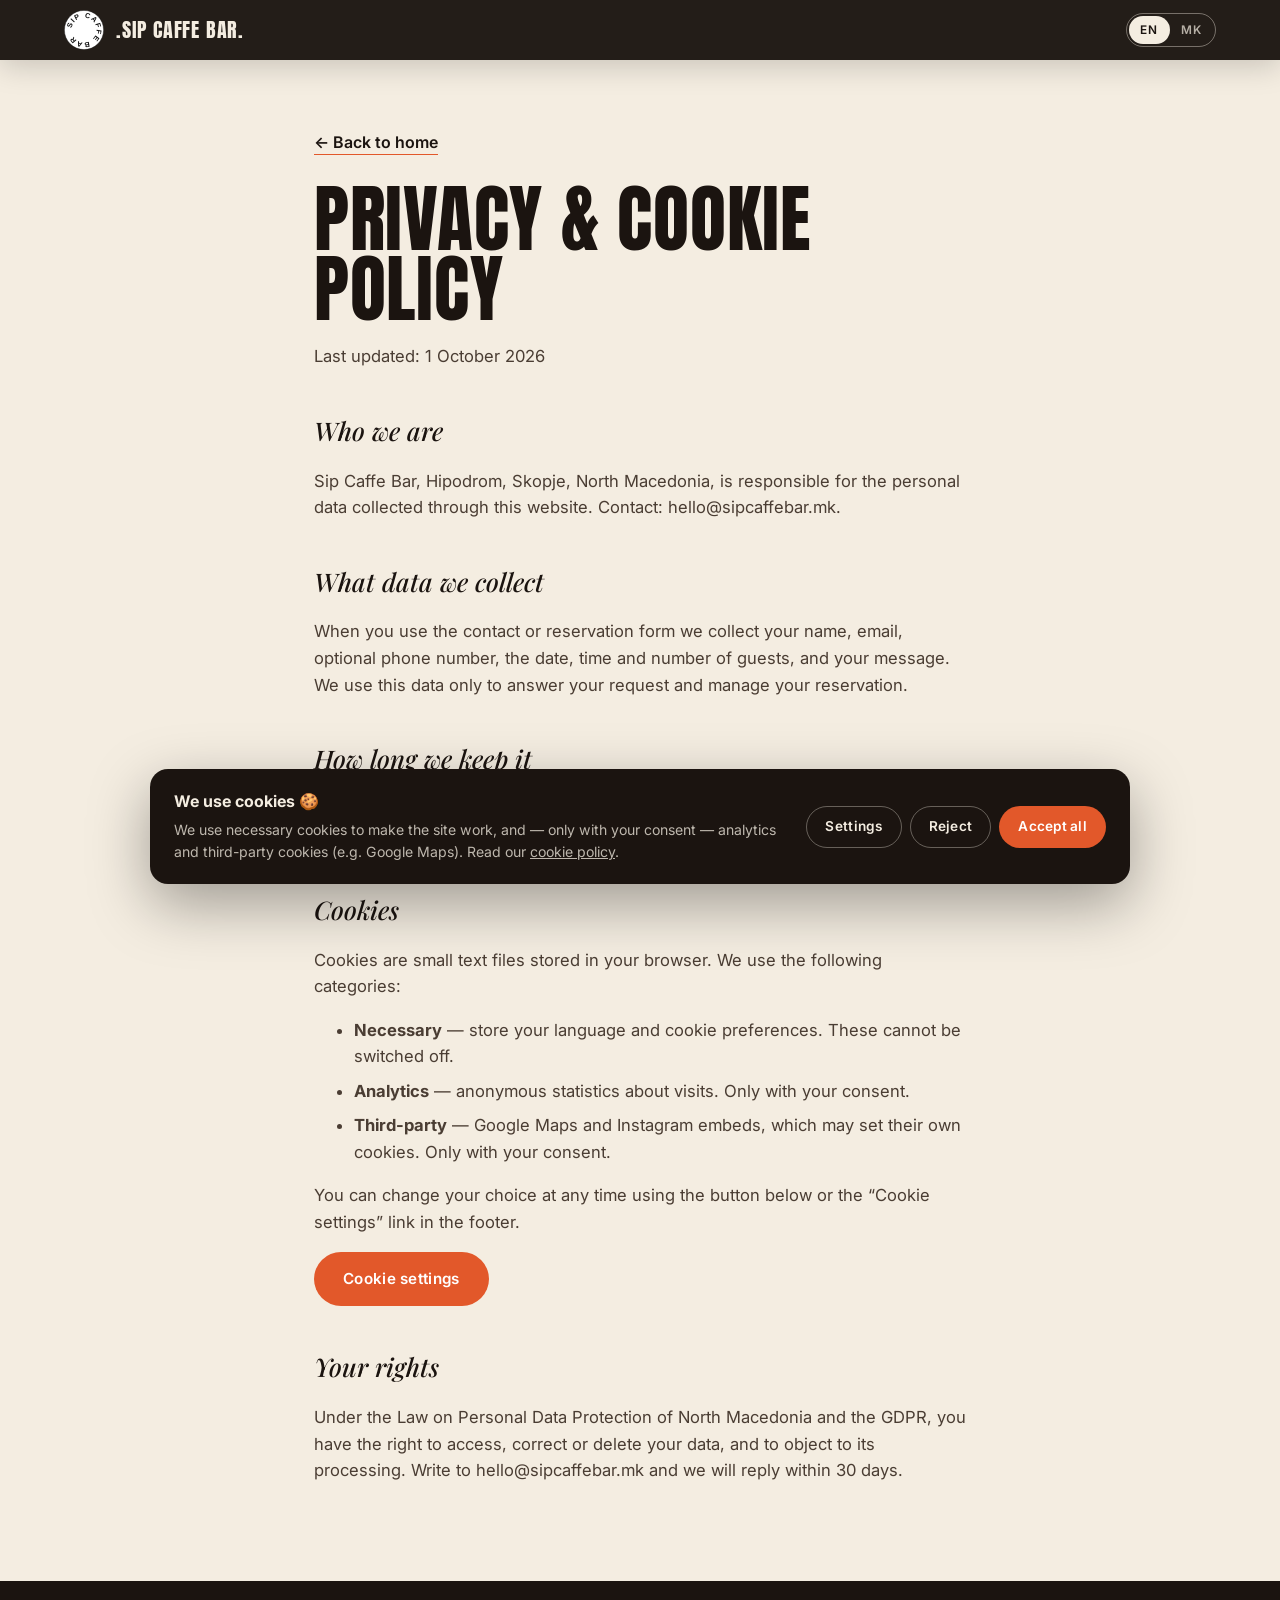
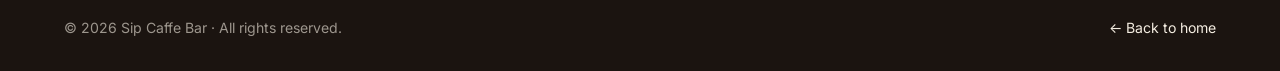
<file: privacy.html>
<!DOCTYPE html>
<html lang="en">
<head>
  <meta charset="UTF-8" />
  <meta name="viewport" content="width=device-width, initial-scale=1.0" />
  <title>Privacy & Cookie Policy · Sip Caffe Bar</title>
  <link rel="icon" href="assets/logo.svg" type="image/svg+xml" />
  <link rel="preconnect" href="https://fonts.googleapis.com" />
  <link rel="preconnect" href="https://fonts.gstatic.com" crossorigin />
  <link href="https://fonts.googleapis.com/css2?family=Anton&family=Inter:wght@400;500;600&family=Playfair+Display:ital,wght@1,500&display=swap" rel="stylesheet" />
  <link rel="stylesheet" href="styles.css" />
</head>
<body class="page">

  <header class="nav is-solid" id="nav">
    <a href="index.html" class="nav__brand" aria-label="Sip Caffe Bar home">
      <img src="assets/logo.svg" alt="" width="40" height="40" />
      <span>.SIP CAFFE BAR.</span>
    </a>
    <div class="nav__actions">
      <div class="lang" role="group" aria-label="Language">
        <button type="button" data-lang="en" class="is-active">EN</button>
        <button type="button" data-lang="mk">MK</button>
      </div>
    </div>
  </header>

  <main class="legal">
    <a href="index.html" class="link" data-i18n="footer.back">← Back to home</a>
    <h1 class="section__title" data-i18n="privacy.title">Privacy &amp; Cookie Policy</h1>
    <p class="legal__updated" data-i18n="privacy.updated">Last updated: 1 October 2026</p>

    <h2 data-i18n="privacy.h1">Who we are</h2>
    <p data-i18n="privacy.p1"></p>

    <h2 data-i18n="privacy.h2">What data we collect</h2>
    <p data-i18n="privacy.p2"></p>

    <h2 data-i18n="privacy.h3">How long we keep it</h2>
    <p data-i18n="privacy.p3"></p>

    <h2 data-i18n="privacy.h4">Cookies</h2>
    <p data-i18n="privacy.p4"></p>
    <ul>
      <li data-i18n-html="privacy.c1"></li>
      <li data-i18n-html="privacy.c2"></li>
      <li data-i18n-html="privacy.c3"></li>
    </ul>
    <p data-i18n="privacy.p5"></p>
    <button type="button" class="btn btn--orange" data-open-cookies data-i18n="footer.cookies">Cookie settings</button>

    <h2 data-i18n="privacy.h6">Your rights</h2>
    <p data-i18n="privacy.p6"></p>
  </main>

  <footer class="footer footer--slim">
    <div class="footer__row">
      <p>© <span id="year"></span> Sip Caffe Bar · <span data-i18n="footer.rights">All rights reserved.</span></p>
      <a href="index.html" data-i18n="footer.back">← Back to home</a>
    </div>
  </footer>

  <!-- cookies (same markup as the home page) -->
  <div class="cookie-bar" id="cookieBar" hidden>
    <div class="cookie-bar__text">
      <strong data-i18n="cookies.title">We use cookies 🍪</strong>
      <p data-i18n-html="cookies.text"></p>
    </div>
    <div class="cookie-bar__actions">
      <button type="button" class="btn btn--ghost-dark btn--sm" data-open-cookies data-i18n="cookies.settings">Settings</button>
      <button type="button" class="btn btn--ghost-dark btn--sm" id="cookieReject" data-i18n="cookies.reject">Reject</button>
      <button type="button" class="btn btn--orange btn--sm" id="cookieAccept" data-i18n="cookies.accept">Accept all</button>
    </div>
  </div>

  <div class="modal" id="cookieModal" hidden>
    <div class="modal__backdrop" data-close></div>
    <div class="modal__box modal__box--small" role="dialog" aria-modal="true" aria-labelledby="cookieTitle">
      <button class="modal__close" data-close aria-label="Close">×</button>
      <div class="modal__content">
        <h3 id="cookieTitle" data-i18n="cookies.modalTitle">Cookie settings</h3>
        <div class="toggle-row">
          <div><strong data-i18n="cookies.necessary">Necessary</strong><p data-i18n="cookies.necessaryText"></p></div>
          <input type="checkbox" checked disabled aria-label="Necessary cookies" />
        </div>
        <div class="toggle-row">
          <div><strong data-i18n="cookies.analytics">Analytics</strong><p data-i18n="cookies.analyticsText"></p></div>
          <input type="checkbox" id="ckAnalytics" aria-label="Analytics cookies" />
        </div>
        <div class="toggle-row">
          <div><strong data-i18n="cookies.thirdParty">Third-party</strong><p data-i18n="cookies.thirdPartyText"></p></div>
          <input type="checkbox" id="ckThird" aria-label="Third-party cookies" />
        </div>
        <button type="button" class="btn btn--orange" id="cookieSave" data-i18n="cookies.save">Save preferences</button>
      </div>
    </div>
  </div>

  <script src="js/i18n.js"></script>
  <script src="js/common.js"></script>
  <script>applyLang();</script>
</body>
</html>
</file>
<file: styles.css>
/* =========================================================
   Sip Caffe Bar — styles
   Palette inspired by the venue: warm wood, cream,
   Portioli orange cups, deep sofa green, red pendant lamps.
   ========================================================= */

:root {
  --espresso: #1b1410;
  --espresso-2: #261c16;
  --wood: #8a5a36;
  --cream: #f4ede1;
  --cream-2: #e9dfcf;
  --orange: #e2582a;
  --orange-dark: #c4461c;
  --green: #2f3d32;
  --red: #b5261e;
  --ink: #1b1410;
  --muted: #7d6f62;
  --line: rgba(27,20,16,.14);

  --display: "Anton", Impact, "Arial Narrow", sans-serif;
  --serif: "Playfair Display", Georgia, serif;
  --sans: "Inter", system-ui, -apple-system, Segoe UI, sans-serif;

  --radius: 18px;
  --gutter: clamp(16px, 5vw, 72px);
  --ease: cubic-bezier(.2, .7, .2, 1);
}

*, *::before, *::after { box-sizing: border-box; }
html { scroll-behavior: smooth; scroll-padding-top: 72px; }
body {
  margin: 0;
  font-family: var(--sans);
  color: var(--ink);
  background: var(--cream);
  line-height: 1.6;
  -webkit-font-smoothing: antialiased;
  overflow-x: hidden;
}
body.no-scroll { overflow: hidden; }
img { display: block; max-width: 100%; }
a { color: inherit; text-decoration: none; }
button { font: inherit; cursor: pointer; color: inherit; }
[hidden] { display: none !important; }
:focus-visible { outline: 2px solid var(--orange); outline-offset: 3px; }

.section { padding: clamp(72px, 10vw, 130px) var(--gutter); }
.section__head { margin-bottom: clamp(36px, 5vw, 56px); max-width: 760px; }
.section__head--center { text-align: center; margin-left: auto; margin-right: auto; }
.section__intro { font-size: 1.08rem; color: var(--muted); margin: 0; max-width: 56ch; }
.section__title {
  font-family: var(--display);
  font-weight: 400;
  text-transform: uppercase;
  font-size: clamp(2.4rem, 6vw, 4.6rem);
  line-height: .95;
  letter-spacing: .01em;
  margin: 0 0 20px;
}
.section__title em {
  font-family: var(--serif);
  font-style: italic;
  text-transform: none;
  color: var(--orange);
}

.eyebrow {
  font-size: .78rem;
  letter-spacing: .28em;
  text-transform: uppercase;
  font-weight: 600;
  margin: 0 0 16px;
  color: var(--cream);
  opacity: .85;
}
.eyebrow--accent { color: var(--orange); opacity: 1; }

/* ---------- buttons ---------- */
.btn {
  display: inline-flex;
  align-items: center;
  justify-content: center;
  gap: 8px;
  padding: 14px 28px;
  border-radius: 999px;
  font-weight: 600;
  font-size: .95rem;
  letter-spacing: .02em;
  transition: transform .3s var(--ease), background .3s, color .3s, border-color .3s;
  border: 1.5px solid transparent;
  background: none;
  white-space: nowrap;
}
.btn:hover { transform: translateY(-2px); }
.btn--sm { padding: 9px 18px; font-size: .85rem; }
.btn--light { background: var(--cream); color: var(--ink); }
.btn--light:hover { background: var(--orange); color: var(--cream); }
.btn--ghost { border-color: rgba(244,237,225,.6); color: var(--cream); }
.btn--ghost:hover { background: var(--cream); color: var(--ink); }
.btn--ghost-dark { border-color: rgba(244,237,225,.35); color: var(--cream); }
.btn--ghost-dark:hover { border-color: var(--cream); }
.btn--dark { background: var(--ink); color: var(--cream); }
.btn--dark:hover { background: var(--orange); }
.btn--orange { background: var(--orange); color: #fff; }
.btn--orange:hover { background: var(--orange-dark); }

.link { font-weight: 600; border-bottom: 1.5px solid var(--orange); padding-bottom: 2px; transition: color .3s; }
.link:hover { color: var(--orange); }
.linklike { background: none; border: 0; padding: 0; text-align: left; }

/* ---------- nav ---------- */
.nav {
  position: fixed;
  inset: 0 0 auto 0;
  z-index: 50;
  display: flex;
  align-items: center;
  justify-content: space-between;
  gap: 20px;
  padding: 18px var(--gutter);
  color: var(--cream);
  transition: background .4s, padding .4s, box-shadow .4s;
}
.nav.is-scrolled, .nav.is-solid {
  background: rgba(27,20,16,.96);
  padding-top: 10px;
  padding-bottom: 10px;
  box-shadow: 0 6px 30px rgba(0,0,0,.18);
}
.nav__brand { display: flex; align-items: center; gap: 12px; font-family: var(--display); font-size: 1.25rem; letter-spacing: .04em; white-space: nowrap; }
.nav__brand img { width: 40px; height: 40px; transition: transform .6s var(--ease); }
.nav__brand:hover img { transform: rotate(-30deg); }
.nav__links { display: flex; gap: clamp(18px, 2.4vw, 34px); }
.nav__links a {
  font-size: .85rem;
  font-weight: 500;
  letter-spacing: .06em;
  text-transform: uppercase;
  position: relative;
}
.nav__links a::after {
  content: "";
  position: absolute;
  left: 0; bottom: -6px;
  width: 100%; height: 1.5px;
  background: var(--orange);
  transform: scaleX(0);
  transform-origin: right;
  transition: transform .35s var(--ease);
}
.nav__links a:hover::after { transform: scaleX(1); transform-origin: left; }
.nav__actions { display: flex; align-items: center; gap: 12px; }

.lang { display: flex; border: 1.5px solid rgba(244,237,225,.4); border-radius: 999px; padding: 2px; }
.lang button {
  background: none; border: 0; border-radius: 999px;
  padding: 5px 11px; font-size: .74rem; font-weight: 600; letter-spacing: .1em;
  color: var(--cream); opacity: .7; transition: background .3s, opacity .3s;
}
.lang button.is-active { background: var(--cream); color: var(--ink); opacity: 1; }

.burger { display: none; background: none; border: 0; width: 36px; height: 36px; position: relative; }
.burger span { position: absolute; left: 6px; right: 6px; height: 2px; background: var(--cream); transition: transform .35s var(--ease), top .35s; }
.burger span:first-child { top: 13px; }
.burger span:last-child { top: 21px; }
.burger[aria-expanded="true"] span:first-child { top: 17px; transform: rotate(45deg); }
.burger[aria-expanded="true"] span:last-child { top: 17px; transform: rotate(-45deg); }

/* ---------- hero ---------- */
.hero {
  position: relative;
  min-height: 100svh;
  display: flex;
  align-items: flex-end;
  padding: 140px var(--gutter) clamp(60px, 9vw, 110px);
  color: var(--cream);
  overflow: hidden;
  background: var(--espresso);
}
.hero__bg {
  position: absolute; inset: -5%;
  background-size: cover;
  background-position: center;
  transform: scale(1.05);
  animation: heroZoom 18s ease-out forwards;
}
@keyframes heroZoom { to { transform: scale(1); } }
.hero__overlay {
  position: absolute; inset: 0;
  background:
    linear-gradient(180deg, rgba(27,20,16,.55) 0%, rgba(27,20,16,.15) 40%, rgba(27,20,16,.85) 100%),
    radial-gradient(ellipse at 80% 20%, rgba(226,88,42,.25), transparent 60%);
}
.hero__content { position: relative; z-index: 2; max-width: 900px; }
.hero__meta { display: flex; align-items: center; gap: 16px; flex-wrap: wrap; margin-bottom: 16px; }
.hero__meta .eyebrow { margin: 0; }
.status {
  display: inline-flex; align-items: center; gap: 8px;
  font-size: .78rem; font-weight: 600; letter-spacing: .04em;
  padding: 5px 12px; border-radius: 999px;
  background: rgba(244,237,225,.14); backdrop-filter: blur(6px);
}
.status::before { content: ""; width: 8px; height: 8px; border-radius: 50%; background: currentColor; }
.status--open { color: #9be3a6; }
.status--closed { color: #ffb199; }
.hero__title {
  font-family: var(--display);
  font-weight: 400;
  font-size: clamp(4.5rem, 16vw, 13rem);
  line-height: .86;
  margin: 0 0 28px;
}
.hero__title span { display: block; opacity: 0; transform: translateY(40px); animation: rise .9s var(--ease) forwards; }
.hero__title span:nth-child(2) { animation-delay: .12s; }
.hero__title span:nth-child(3) { animation-delay: .24s; color: var(--orange); }
@keyframes rise { to { opacity: 1; transform: none; } }
.hero__tag {
  display: flex; flex-wrap: wrap; align-items: center; gap: 12px;
  font-size: clamp(1rem, 1.6vw, 1.2rem);
  margin: 0 0 36px;
  opacity: 0; animation: rise .9s .45s var(--ease) forwards;
}
.hero__tag i { font-style: normal; opacity: .6; }
.hero__cta { display: flex; gap: 14px; flex-wrap: wrap; opacity: 0; animation: rise .9s .6s var(--ease) forwards; }

.hero__badge {
  position: absolute;
  right: var(--gutter);
  bottom: clamp(60px, 9vw, 110px);
  width: clamp(120px, 14vw, 180px);
  aspect-ratio: 1;
  z-index: 2;
}
.hero__badge svg { width: 100%; height: 100%; animation: spin 22s linear infinite; }
.hero__badge text { font-family: var(--display); font-size: 21px; letter-spacing: 3px; fill: var(--ink); }
.hero__badge-cup { position: absolute; inset: 0; display: grid; place-items: center; font-size: clamp(1.8rem, 3vw, 2.6rem); }
@keyframes spin { to { transform: rotate(360deg); } }

.hero__scroll {
  position: absolute; left: 50%; bottom: 24px; z-index: 2;
  width: 26px; height: 42px; margin-left: -13px;
  border: 1.5px solid rgba(244,237,225,.6); border-radius: 20px;
}
.hero__scroll span {
  position: absolute; left: 50%; top: 8px;
  width: 4px; height: 8px; margin-left: -2px;
  background: var(--cream); border-radius: 2px;
  animation: scrollDot 1.8s infinite;
}
@keyframes scrollDot { 0% { opacity: 0; transform: translateY(0); } 40% { opacity: 1; } 100% { opacity: 0; transform: translateY(14px); } }

/* ---------- marquee ---------- */
.marquee { background: var(--orange); color: var(--cream); overflow: hidden; padding: 18px 0; }
.marquee__track {
  display: flex; gap: 28px; width: max-content;
  font-family: var(--display); font-size: clamp(1.4rem, 3vw, 2.2rem); text-transform: uppercase;
  animation: marquee 30s linear infinite;
}
.marquee__track b { font-weight: 400; color: var(--espresso); }
@keyframes marquee { to { transform: translateX(-50%); } }

/* ---------- about ---------- */
.about { display: grid; grid-template-columns: 1.05fr 1fr; gap: clamp(40px, 7vw, 110px); align-items: center; }
.about__text p { color: #4a3d33; font-size: 1.08rem; max-width: 52ch; }
.about__stats { display: flex; gap: clamp(24px, 5vw, 56px); margin-top: 40px; padding-top: 32px; border-top: 1px solid var(--line); }
.about__stats strong { display: block; font-family: var(--display); font-weight: 400; font-size: clamp(2.2rem, 4vw, 3rem); line-height: 1; }
.about__stats sup { font-size: .45em; }
.about__stats span { font-size: .8rem; text-transform: uppercase; letter-spacing: .14em; color: var(--muted); }

.about__images { position: relative; display: grid; grid-template-columns: 1fr 1fr; gap: 18px; align-items: start; }
.img { margin: 0; overflow: hidden; border-radius: var(--radius); }
.img img { width: 100%; height: 100%; object-fit: cover; transition: transform 1s var(--ease); }
.img:hover img { transform: scale(1.06); }
.img--tall { aspect-ratio: 3/4.4; }
.img--short { aspect-ratio: 3/3.6; margin-top: 70px; }
.about__stamp {
  position: absolute; left: 50%; top: 50%;
  width: clamp(96px, 11vw, 130px); aspect-ratio: 1;
  transform: translate(-50%, -50%);
  border-radius: 50%;
  box-shadow: 0 14px 40px rgba(0,0,0,.25);
}
.about__stamp img { animation: spin 26s linear infinite reverse; border-radius: 50%; }

/* ---------- services ---------- */
.services { background: var(--cream-2); }
.services__grid { display: grid; grid-template-columns: repeat(3, 1fr); gap: 1px; background: var(--line); border: 1px solid var(--line); border-radius: var(--radius); overflow: hidden; }
.service { background: var(--cream-2); padding: clamp(28px, 3.5vw, 44px); transition: background .4s; }
.service:hover { background: var(--cream); }
.service__num { font-family: var(--display); font-size: 1rem; color: var(--orange); letter-spacing: .1em; }
.service h3 { font-family: var(--serif); font-style: italic; font-weight: 500; font-size: 1.6rem; margin: 14px 0 10px; line-height: 1.2; }
.service p { margin: 0; color: #4a3d33; }

/* ---------- day/night ---------- */
.daynight { display: grid; grid-template-columns: 1fr 1fr; }
.dn { position: relative; min-height: 78vh; display: flex; align-items: flex-end; overflow: hidden; color: var(--cream); }
.dn__img { position: absolute; inset: 0; background-size: cover; background-position: center; transition: transform 1.2s var(--ease); }
.dn:hover .dn__img { transform: scale(1.05); }
.dn::after { content: ""; position: absolute; inset: 0; }
.dn--day::after { background: linear-gradient(180deg, transparent 30%, rgba(138,90,54,.92)); }
.dn--night::after { background: linear-gradient(180deg, transparent 30%, rgba(47,61,50,.95)); }
.dn__body { position: relative; z-index: 2; padding: clamp(28px, 5vw, 64px); max-width: 520px; }
.dn__time { font-size: .8rem; letter-spacing: .2em; text-transform: uppercase; font-weight: 600; opacity: .9; }
.dn h3 { font-family: var(--display); font-weight: 400; text-transform: uppercase; font-size: clamp(2.4rem, 5vw, 4rem); line-height: 1; margin: 10px 0 14px; }
.dn p { margin: 0; opacity: .9; }

/* ---------- menu ---------- */
.menu { background: var(--espresso); color: var(--cream); }
.tabs { display: flex; justify-content: center; flex-wrap: wrap; gap: 10px; margin: 0 auto 48px; }
.tab {
  background: transparent;
  color: var(--cream);
  border: 1.5px solid rgba(244,237,225,.25);
  border-radius: 999px;
  padding: 11px 24px;
  font-weight: 500;
  font-size: .92rem;
  transition: background .3s, border-color .3s;
}
.tab:hover { border-color: var(--cream); }
.tab.is-active { background: var(--orange); border-color: var(--orange); }
.menu__panels { max-width: 1040px; margin: 0 auto; }
.items { list-style: none; margin: 0; padding: 0; display: grid; grid-template-columns: 1fr 1fr; column-gap: 72px; animation: fadeUp .5s var(--ease); }
@keyframes fadeUp { from { opacity: 0; transform: translateY(16px); } to { opacity: 1; transform: none; } }
.items li {
  display: flex; justify-content: space-between; align-items: baseline; gap: 24px;
  padding: 22px 0;
  border-bottom: 1px dashed rgba(244,237,225,.18);
}
.items h4 { margin: 0 0 4px; font-family: var(--serif); font-style: italic; font-weight: 500; font-size: 1.35rem; }
.items p { margin: 0; color: rgba(244,237,225,.6); font-size: .92rem; }
.price { font-family: var(--display); font-size: 1.4rem; color: var(--orange); white-space: nowrap; }
.price small { font-family: var(--sans); font-size: .75rem; color: rgba(244,237,225,.5); margin-left: 4px; }
.menu__note { text-align: center; margin: 44px auto 0; color: rgba(244,237,225,.55); font-size: .88rem; max-width: 60ch; }

/* ---------- team ---------- */
.team__grid { display: grid; grid-template-columns: repeat(4, 1fr); gap: 24px; }
.member { background: #fff8ee; border: 1px solid var(--line); border-radius: var(--radius); padding: 28px; transition: transform .4s var(--ease), box-shadow .4s; }
.member:hover { transform: translateY(-6px); box-shadow: 0 20px 40px rgba(27,20,16,.1); }
.member__avatar {
  width: 92px; aspect-ratio: 1; border-radius: 50%;
  background: var(--c); color: var(--cream);
  display: grid; place-items: center;
  font-family: var(--display); font-size: 2rem; letter-spacing: .04em;
  margin-bottom: 20px;
  box-shadow: inset 0 0 0 6px rgba(255,255,255,.18);
}
.member h3 { margin: 0; font-size: 1.15rem; }
.member__role { margin: 2px 0 14px; color: var(--orange); font-size: .82rem; font-weight: 600; text-transform: uppercase; letter-spacing: .1em; }
.member__bio { margin: 0 0 16px; color: #4a3d33; font-size: .95rem; }
.member__fav { margin: 0; padding-top: 14px; border-top: 1px dashed var(--line); font-family: var(--serif); font-style: italic; }
.member__fav span { font-family: var(--sans); font-style: normal; font-size: .78rem; color: var(--muted); text-transform: uppercase; letter-spacing: .08em; }

/* ---------- news ---------- */
.news { background: var(--cream-2); }
.news__grid { display: grid; grid-template-columns: repeat(3, 1fr); gap: 28px; }
.post__link { display: block; width: 100%; text-align: left; background: var(--cream); border: 0; padding: 0; border-radius: var(--radius); overflow: hidden; height: 100%; transition: transform .4s var(--ease), box-shadow .4s; }
.post__link:hover { transform: translateY(-6px); box-shadow: 0 20px 40px rgba(27,20,16,.12); }
.post__img { aspect-ratio: 16/10; overflow: hidden; }
.post__img img { width: 100%; height: 100%; object-fit: cover; transition: transform 1s var(--ease); }
.post__link:hover .post__img img { transform: scale(1.06); }
.post__body { padding: 24px 26px 28px; }
.post__meta { margin: 0 0 10px; font-size: .8rem; color: var(--muted); }
.post__meta span { color: var(--orange); font-weight: 600; text-transform: uppercase; letter-spacing: .1em; }
.post h3 { margin: 0 0 10px; font-family: var(--serif); font-style: italic; font-weight: 500; font-size: 1.45rem; line-height: 1.25; }
.post p { margin: 0 0 16px; color: #4a3d33; }
.post__more { font-weight: 600; font-size: .9rem; border-bottom: 1.5px solid var(--orange); }

/* ---------- gallery ---------- */
.gallery__head { display: flex; justify-content: space-between; align-items: flex-end; gap: 24px; flex-wrap: wrap; margin-bottom: 40px; }
.gallery__head .section__title { margin: 0; }
.grid {
  display: grid;
  grid-template-columns: repeat(4, 1fr);
  grid-auto-rows: clamp(160px, 20vw, 280px);
  gap: 14px;
}
.grid__item { position: relative; overflow: hidden; border-radius: var(--radius); background: var(--cream-2); }
.grid__item--big { grid-column: span 2; grid-row: span 2; }
.grid__item img { width: 100%; height: 100%; object-fit: cover; transition: transform 1s var(--ease); }
.grid__item::after {
  content: "@sipcaffebar";
  position: absolute; inset: 0;
  display: grid; place-items: center;
  background: rgba(27,20,16,.5);
  color: var(--cream); font-weight: 600; letter-spacing: .06em;
  opacity: 0; transition: opacity .4s;
}
.grid__item:hover img { transform: scale(1.08); }
.grid__item:hover::after { opacity: 1; }

/* ---------- faq ---------- */
.faq__list { max-width: 820px; margin: 0 auto; border-top: 1px solid var(--line); }
.qa { border-bottom: 1px solid var(--line); }
.qa summary {
  list-style: none; cursor: pointer;
  display: flex; justify-content: space-between; align-items: center; gap: 20px;
  padding: 22px 0; font-size: 1.12rem; font-weight: 600;
}
.qa summary::-webkit-details-marker { display: none; }
.qa summary span { font-size: 1.6rem; font-weight: 400; color: var(--orange); transition: transform .3s var(--ease); }
.qa[open] summary span { transform: rotate(45deg); }
.qa p { margin: 0 0 24px; color: #4a3d33; max-width: 68ch; }

/* ---------- contact ---------- */
.contact { background: var(--cream-2); }
.contact__wrap { display: grid; grid-template-columns: 1fr 1.25fr; gap: clamp(36px, 6vw, 80px); align-items: start; }
.info-block { padding: 22px 0; border-top: 1px solid var(--line); }
.info-block h4 { margin: 0 0 10px; font-size: .78rem; letter-spacing: .24em; text-transform: uppercase; color: var(--muted); }
.info-block p { margin: 0 0 6px; font-size: 1.05rem; }
.info-block p a:hover { color: var(--orange); }
.hours { list-style: none; margin: 0; padding: 0; }
.hours li { display: flex; justify-content: space-between; padding: 5px 0; max-width: 340px; }
.hours li span:last-child { font-weight: 600; }

.map { border-radius: var(--radius); overflow: hidden; height: 300px; margin-top: 12px; background: var(--espresso); }
.map iframe { width: 100%; height: 100%; border: 0; filter: sepia(.25) saturate(.9); }
.map__placeholder {
  height: 100%; display: flex; flex-direction: column; align-items: center; justify-content: center; gap: 16px;
  text-align: center; padding: 24px; color: var(--cream);
  background: radial-gradient(circle at 30% 30%, rgba(226,88,42,.35), transparent 60%), var(--espresso);
}
.map__placeholder p { margin: 0; max-width: 34ch; font-size: .95rem; opacity: .85; }
.map__placeholder .btn--dark { background: var(--cream); color: var(--ink); }

.form { background: var(--cream); border-radius: var(--radius); padding: clamp(24px, 4vw, 44px); box-shadow: 0 24px 60px rgba(27,20,16,.08); display: grid; gap: 18px; }
.form__row { display: grid; grid-template-columns: repeat(auto-fit, minmax(160px, 1fr)); gap: 18px; }
.field { display: grid; gap: 6px; font-size: .85rem; font-weight: 600; }
.field em { font-weight: 400; color: var(--muted); font-style: normal; }
.field input, .field select, .field textarea {
  font: inherit; font-weight: 400; font-size: 1rem;
  padding: 12px 14px; border-radius: 12px;
  border: 1.5px solid var(--line); background: #fff; color: var(--ink);
  transition: border-color .25s, box-shadow .25s;
  width: 100%;
}
.field textarea { resize: vertical; }
.field input:focus, .field select:focus, .field textarea:focus { outline: none; border-color: var(--orange); box-shadow: 0 0 0 4px rgba(226,88,42,.15); }
.is-invalid { border-color: var(--red) !important; }
.field__err { color: var(--red); font-weight: 500; font-size: .8rem; min-height: 0; }
.field__err:empty { display: none; }
.check { display: flex; gap: 12px; align-items: flex-start; font-size: .9rem; color: #4a3d33; }
.check input { margin-top: 4px; width: 18px; height: 18px; accent-color: var(--orange); flex-shrink: 0; }
.check a, .cookie-bar a, .legal li a { text-decoration: underline; }
.form .btn { justify-self: start; }
.form__success { margin: 0; padding: 14px 18px; border-radius: 12px; background: rgba(47,61,50,.1); color: var(--green); font-weight: 600; }

/* ---------- footer ---------- */
.footer { background: var(--espresso); color: var(--cream); padding: 80px var(--gutter) 32px; overflow: hidden; }
.footer__big {
  font-family: var(--display);
  font-size: clamp(3rem, 13vw, 12rem);
  line-height: .9;
  white-space: nowrap;
  color: transparent;
  -webkit-text-stroke: 1.5px rgba(244,237,225,.35);
  margin-bottom: 56px;
}
.footer__cols { display: grid; grid-template-columns: 1.4fr 1fr 1fr 1fr; gap: 36px; padding-bottom: 40px; border-bottom: 1px solid rgba(244,237,225,.14); }
.footer__cols > div { display: flex; flex-direction: column; gap: 10px; align-items: flex-start; }
.footer__cols p { margin: 0; color: rgba(244,237,225,.65); max-width: 32ch; font-size: .92rem; }
.footer__cols h5 { margin: 0 0 6px; font-size: .75rem; letter-spacing: .24em; text-transform: uppercase; color: var(--orange); }
.footer__cols a, .footer__cols .linklike { color: rgba(244,237,225,.8); font-size: .92rem; transition: color .3s; }
.footer__cols a:hover, .footer__cols .linklike:hover { color: var(--orange); }
.footer__row { display: flex; justify-content: space-between; align-items: center; gap: 16px; flex-wrap: wrap; padding-top: 28px; font-size: .88rem; color: rgba(244,237,225,.6); }
.footer__row p { margin: 0; }
.footer__row a { color: var(--cream); transition: color .3s; }
.footer__row a:hover { color: var(--orange); }
.footer--slim { padding-top: 8px; }

/* ---------- modal ---------- */
.modal { position: fixed; inset: 0; z-index: 100; display: grid; place-items: center; padding: 16px; opacity: 0; transition: opacity .25s; }
.modal.is-open { opacity: 1; }
.modal__backdrop { position: absolute; inset: 0; background: rgba(27,20,16,.7); backdrop-filter: blur(4px); }
.modal__box {
  position: relative; width: min(760px, 100%); max-height: calc(100vh - 32px); overflow: auto;
  background: var(--cream); border-radius: var(--radius);
  transform: translateY(20px); transition: transform .3s var(--ease);
}
.modal.is-open .modal__box { transform: none; }
.modal__box--small { width: min(480px, 100%); }
.modal__box--article img { width: 100%; aspect-ratio: 16/8; object-fit: cover; }
.modal__content { padding: clamp(24px, 4vw, 44px); }
.modal__content h3 { margin: 0 0 18px; font-family: var(--serif); font-style: italic; font-weight: 500; font-size: clamp(1.6rem, 3vw, 2.2rem); line-height: 1.2; }
.modal__content p { color: #4a3d33; }
.modal__close {
  position: absolute; top: 12px; right: 12px; z-index: 2;
  width: 40px; height: 40px; border-radius: 50%; border: 0;
  background: var(--ink); color: var(--cream); font-size: 1.5rem; line-height: 1;
}
.toggle-row { display: flex; justify-content: space-between; gap: 20px; align-items: flex-start; padding: 16px 0; border-top: 1px solid var(--line); }
.toggle-row p { margin: 4px 0 0; font-size: .88rem; }
.toggle-row input { width: 20px; height: 20px; accent-color: var(--orange); flex-shrink: 0; margin-top: 2px; }
.toggle-row + .btn { margin-top: 12px; }

/* ---------- cookie bar ---------- */
.cookie-bar {
  position: fixed; left: 16px; right: 16px; bottom: 16px; z-index: 90;
  max-width: 980px; margin: 0 auto;
  display: flex; align-items: center; gap: 24px;
  background: var(--espresso); color: var(--cream);
  padding: 20px 24px; border-radius: var(--radius);
  box-shadow: 0 20px 60px rgba(0,0,0,.35);
  animation: fadeUp .5s var(--ease);
}
.cookie-bar__text p { margin: 4px 0 0; font-size: .88rem; color: rgba(244,237,225,.75); }
.cookie-bar__actions { display: flex; gap: 8px; flex-shrink: 0; flex-wrap: wrap; }

/* ---------- back to top ---------- */
.to-top {
  position: fixed; right: 20px; bottom: 20px; z-index: 40;
  width: 48px; height: 48px; border-radius: 50%;
  display: grid; place-items: center;
  background: var(--orange); color: #fff; font-size: 1.2rem;
  box-shadow: 0 10px 30px rgba(0,0,0,.2);
  opacity: 0; pointer-events: none; transform: translateY(10px);
  transition: opacity .3s, transform .3s;
}
.to-top.is-visible { opacity: 1; pointer-events: auto; transform: none; }

/* ---------- legal page ---------- */
.legal { max-width: 780px; margin: 0 auto; padding: 130px var(--gutter) 80px; }
.legal .section__title { margin-top: 28px; }
.legal__updated { color: var(--muted); margin-top: 0; }
.legal h2 { font-family: var(--serif); font-style: italic; font-weight: 500; font-size: 1.6rem; margin: 40px 0 10px; }
.legal p, .legal li { color: #4a3d33; font-size: 1.04rem; }
.legal li { margin-bottom: 8px; }

/* ---------- reveal on scroll ---------- */
.reveal { opacity: 0; transform: translateY(40px); transition: opacity 1s var(--ease), transform 1s var(--ease); }
.reveal.is-visible { opacity: 1; transform: none; }

/* ---------- responsive ---------- */
@media (max-width: 1100px) {
  .burger { display: block; }
  .nav__links {
    position: fixed; inset: 0;
    flex-direction: column; align-items: center; justify-content: center; gap: 22px;
    background: var(--espresso);
    transform: translateY(-100%);
    visibility: hidden;
    transition: transform .5s var(--ease), visibility 0s .5s;
    z-index: -1;
  }
  .nav__links a { font-family: var(--display); font-size: 2.3rem; letter-spacing: .02em; }
  .nav.is-open .nav__links { transform: none; visibility: visible; transition: transform .5s var(--ease); }
  .team__grid { grid-template-columns: repeat(2, 1fr); }
  .footer__cols { grid-template-columns: 1fr 1fr; }
}

@media (max-width: 960px) {
  .about, .contact__wrap { grid-template-columns: 1fr; }
  .daynight { grid-template-columns: 1fr; }
  .dn { min-height: 60vh; }
  .items { grid-template-columns: 1fr; }
  .services__grid { grid-template-columns: repeat(2, 1fr); }
  .news__grid { grid-template-columns: 1fr 1fr; }
  .grid { grid-template-columns: repeat(2, 1fr); }
  .cookie-bar { flex-direction: column; align-items: flex-start; }
}

@media (max-width: 640px) {
  .nav__cta { display: none; }
  .nav__brand span { font-size: 1.05rem; }
  .hero__badge { top: 96px; bottom: auto; width: 96px; }
  .about__stats { gap: 20px; }
  .img--short { margin-top: 40px; }
  .services__grid, .news__grid, .team__grid { grid-template-columns: 1fr; }
  .footer__cols { grid-template-columns: 1fr; }
  .to-top { right: 14px; bottom: 14px; }
}

@media (max-width: 400px) {
  .nav__brand span { display: none; }
}

@media (prefers-reduced-motion: reduce) {
  *, *::before, *::after { animation: none !important; transition: none !important; }
  .hero__title span, .hero__tag, .hero__cta, .reveal { opacity: 1; transform: none; }
}
</file>
